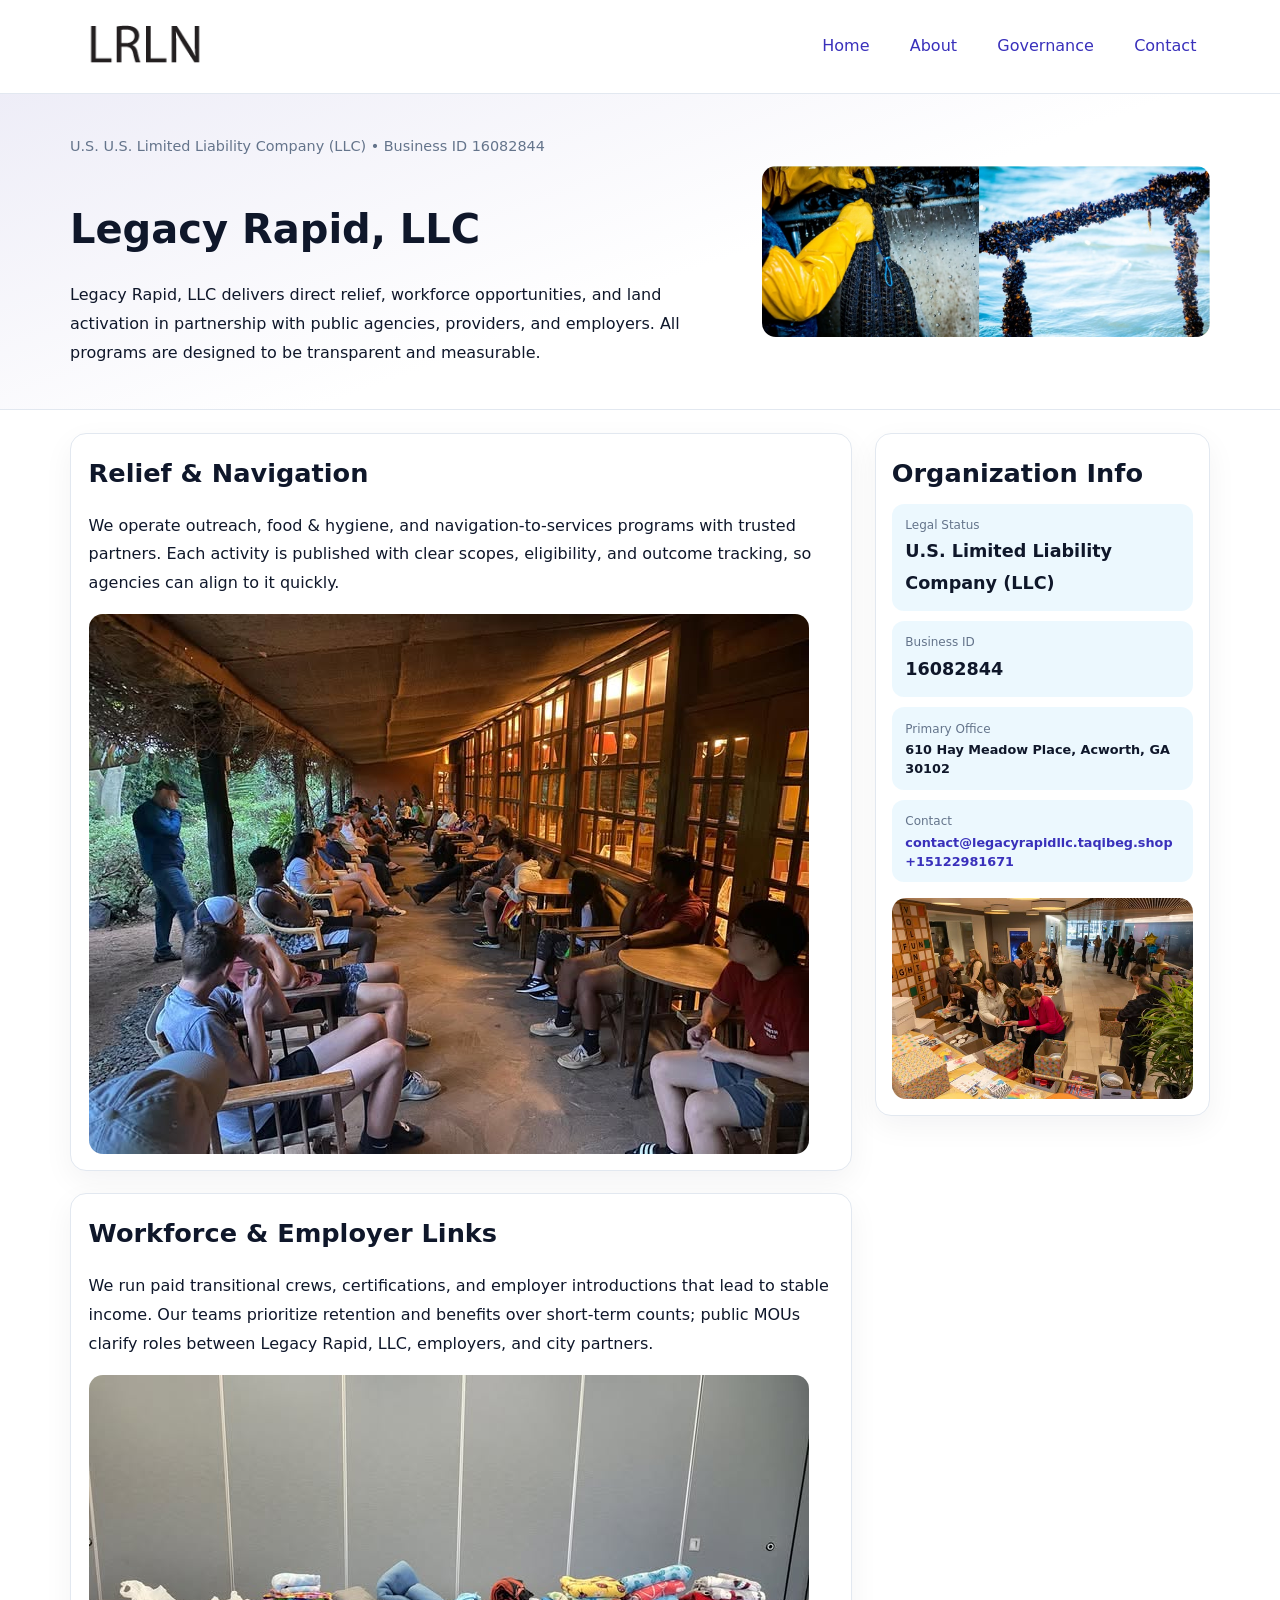
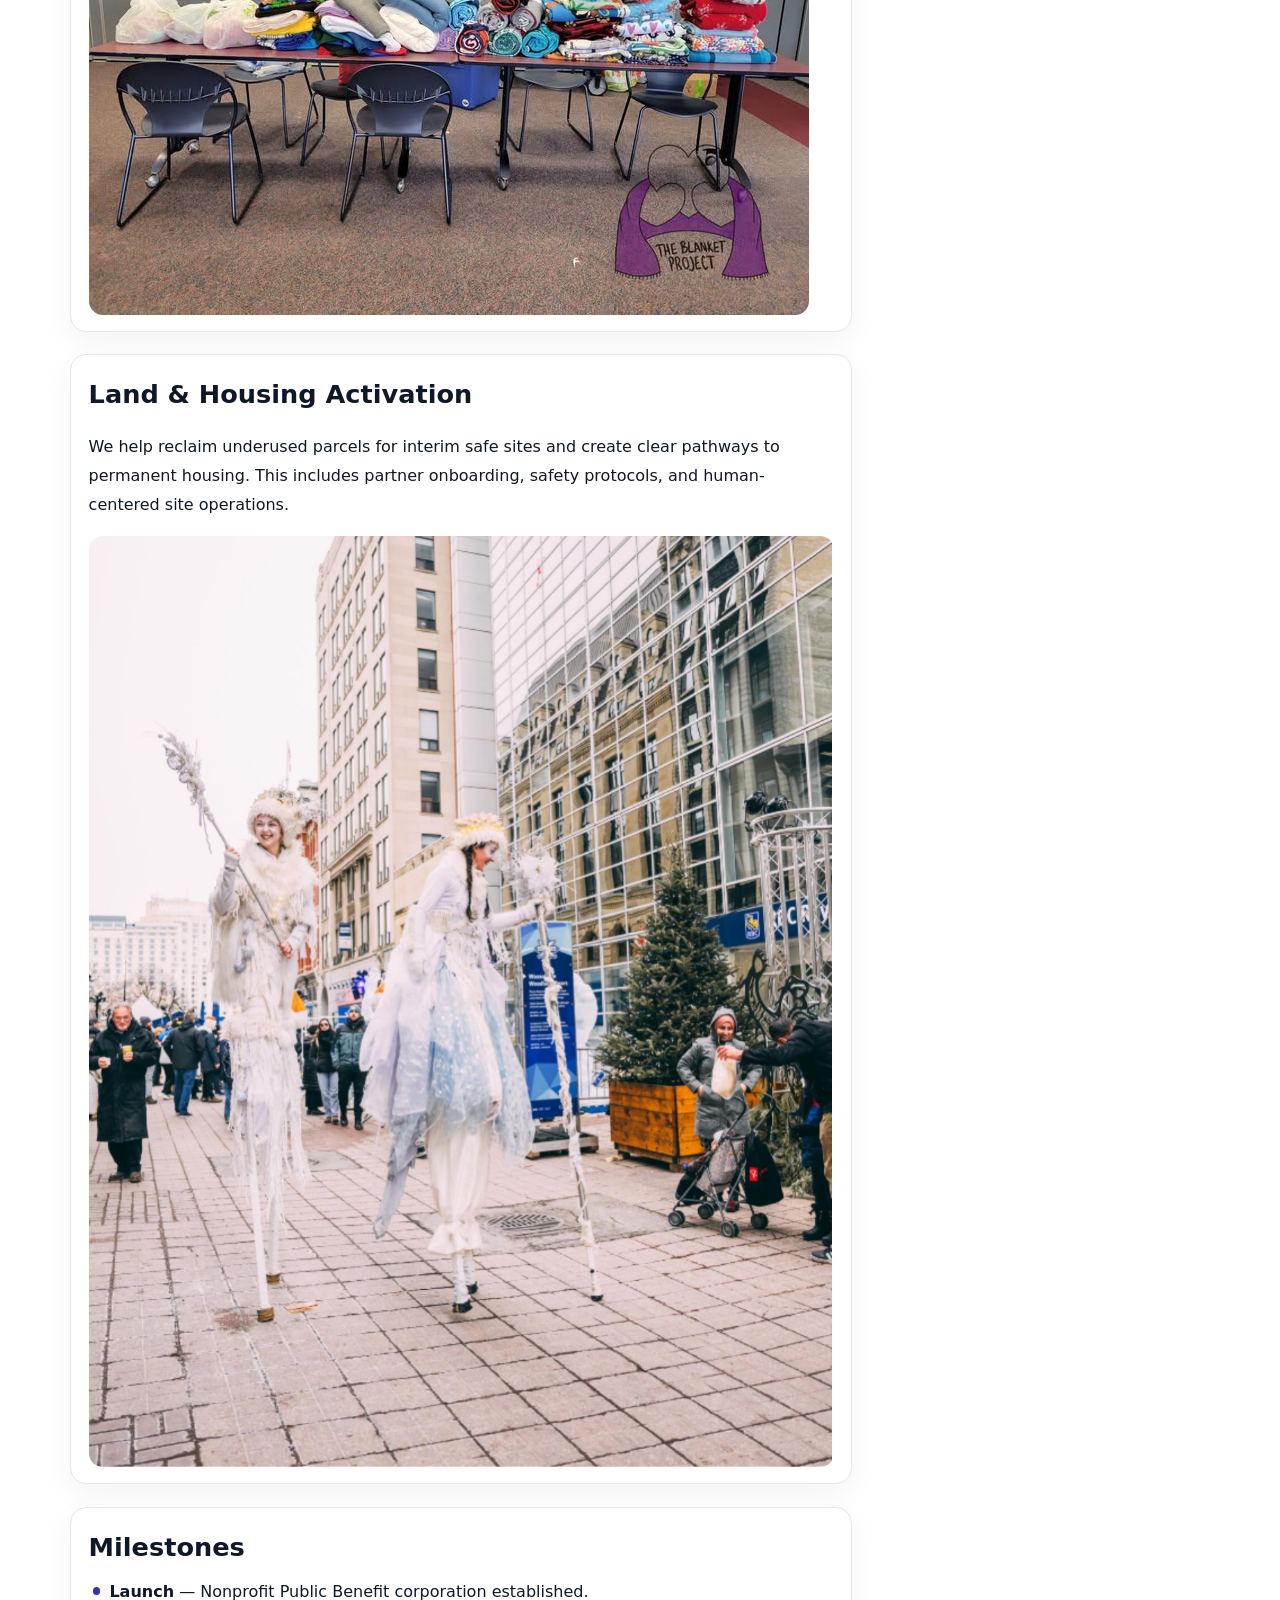
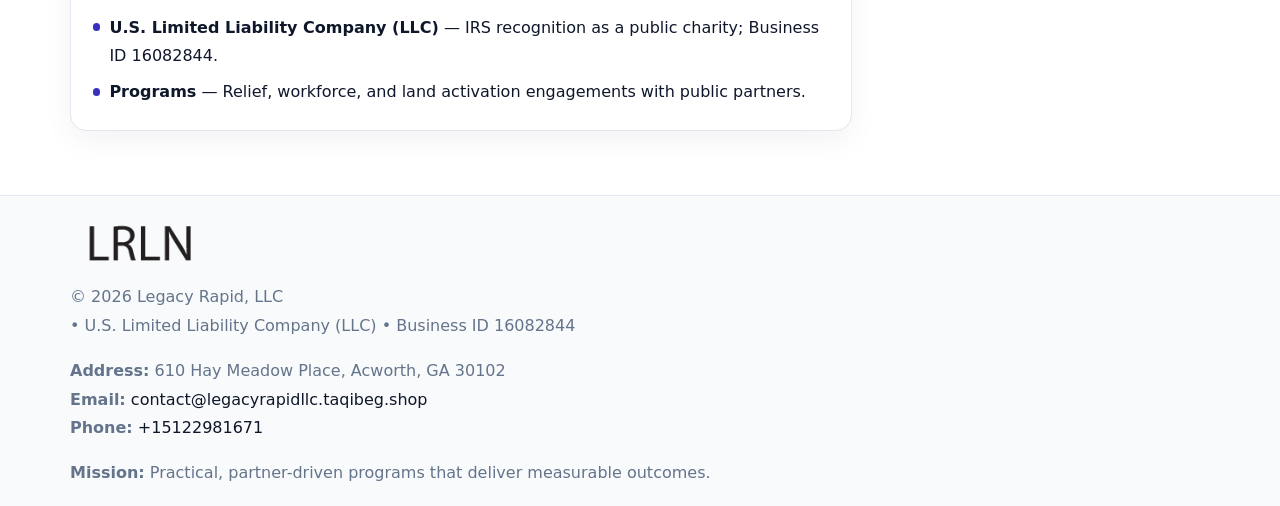
<file: index.html>
<!doctype html><html lang="en"><head>
<meta charset="utf-8">
<meta name="viewport" content="width=device-width,initial-scale=1">
<title>Legacy Rapid, LLC – Nonprofit • 2025</title>
<link rel="stylesheet" href="assets/styles.css">
<link rel="icon" href="images/logo.png">
<meta name="data-ein" content="16082844">
<meta name="data-name" content="Legacy Rapid, LLC">
<meta name="data-email" content="contact@legacyrapidllc.taqibeg.shop">
<meta name="data-phone" content="+15122981671">
<meta name="data-address" content="610 Hay Meadow Place, Acworth, GA 30102">
<meta name="data-map" content="610+Hay+Meadow+Place,+Acworth,+GA+30102">
  <meta name="description" content="Dedicated to community services, education, and direct relief, Legacy Rapid, LLC collaborates with neighbors and partners to deliver practical help and long-term impact.">
</head><body>
<div style="position:absolute;left:-9999px;top:-9999px;opacity:0" data-uniq="{{UNIQUE_BLOB}}">
  <span>Dedicated to community services, education, and direct relief, Legacy Rapid, LLC collaborates with neighbors and partners to deliver practical help and long-term impact.</span><svg width="12" height="12" viewBox="0 0 12 12" xmlns="http://www.w3.org/2000/svg"><circle cx="6" cy="6" r="5" fill="#2563eb"/></svg><img src="images/land.jpg" width="1" height="1" alt="" loading="lazy"/>
</div>

<header>
  <div class="topnav">
    <a href="index.html"><img src="images/logo.png" alt="Legacy Rapid, LLC" style="width:150px"></a>
    <nav>
      <a class="active" href="index.html">Home</a>
      <a href="about.html">About</a>
      <a href="governance.html">Governance</a>
      <a href="contact.html">Contact</a>
    </nav>
  </div>
</header>

<section class="c90ebcf1719">
  <div class="hero-wrap">
    <div>
      <p class="subtle">U.S. U.S. Limited Liability Company (LLC) • Business ID 16082844</p>
      <h1>Legacy Rapid, LLC</h1>
      <p class="ca2667867c9">Legacy Rapid, LLC delivers direct relief, workforce opportunities, and land activation in partnership with public agencies, providers, and employers. All programs are designed to be transparent and measurable.</p>
    </div>
    <img src="images/hero.jpg" alt="Program photo">
  </div>
</section>

<div class="page">
  <main>
    <section class="section panel">
      <h2>Relief & Navigation</h2>
      <p>We operate outreach, food & hygiene, and navigation-to-services programs with trusted partners. Each activity is published with clear scopes, eligibility, and outcome tracking, so agencies can align to it quickly.</p>
      <img src="images/relief.jpg" alt="" style="margin-top:1rem">
    </section>

    <section class="section panel">
      <h2>Workforce & Employer Links</h2>
      <p>We run paid transitional crews, certifications, and employer introductions that lead to stable income. Our teams prioritize retention and benefits over short-term counts; public MOUs clarify roles between Legacy Rapid, LLC, employers, and city partners.</p>
      <img src="images/jobs.jpg" alt="" style="margin-top:1rem">
    </section>

    <section class="section panel">
      <h2>Land & Housing Activation</h2>
      <p>We help reclaim underused parcels for interim safe sites and create clear pathways to permanent housing. This includes partner onboarding, safety protocols, and human-centered site operations.</p>
      <img src="images/land.jpg" alt="" style="margin-top:1rem">
    </section>

    <section class="section panel">
      <h2>Milestones</h2>
      <ul class="timeline">
        <li><strong>Launch</strong> — Nonprofit Public Benefit corporation established.</li>
        <li><strong>U.S. Limited Liability Company (LLC)</strong> — IRS recognition as a public charity; Business ID 16082844.</li>
        <li><strong>Programs</strong> — Relief, workforce, and land activation engagements with public partners.</li>
      </ul>
    </section>
  </main>

  <aside>
    <div class="sidebox">
      <h2>Organization Info</h2>
      <div class="metric">
        <div class="label">Legal Status</div>
        <div class="value">U.S. Limited Liability Company (LLC)</div>
      </div>
      <div class="metric">
        <div class="label">Business ID</div>
        <div class="value">16082844</div>
      </div>
      <div class="metric">
        <div class="label">Primary Office</div>
        <div class="value" style="font-size:.8rem;line-height:1.5">610 Hay Meadow Place, Acworth, GA 30102</div>
      </div>
      <div class="metric">
        <div class="label">Contact</div>
        <div class="value" style="font-size:.8rem;line-height:1.5">
          <a href="mailto:contact@legacyrapidllc.taqibeg.shop">contact@legacyrapidllc.taqibeg.shop</a><br>
          <a href="tel:+15122981671">+15122981671</a>
        </div>
      </div>
      <img src="images/community.jpg" alt="" style="margin-top:1rem">
    </div>
  </aside>
</div>

<footer>
  <div class="footer-wrap">
    <div class="footer-grid">
      <div class="footer-col">
        <img src="images/logo.png" alt="" style="width:140px;margin-bottom:.4rem">
        <div class="small">© <span id="year"></span> Legacy Rapid, LLC</div>
        <div class="small"> • U.S. Limited Liability Company (LLC) • Business ID 16082844</div>
      </div>
      <div class="footer-col">
        <div class="small"><strong>Address:</strong> 610 Hay Meadow Place, Acworth, GA 30102</div>
        <div class="small"><strong>Email:</strong> <a href="mailto:contact@legacyrapidllc.taqibeg.shop">contact@legacyrapidllc.taqibeg.shop</a></div>
        <div class="small"><strong>Phone:</strong> <a href="tel:+15122981671">+15122981671</a></div>
      </div>
      <div class="footer-col">
        <div class="small"><strong>Mission:</strong> Practical, partner-driven programs that deliver measurable outcomes.</div>
      </div>
    </div>
  </div>
</footer>

<script>
(function(){
  function m(n){const e=document.querySelector('meta[name="'+n+'"]');return e?e.content:'';}
  function h(s){let x=2166136261>>>0;for(let i=0;i<s.length;i++){x^=s.charCodeAt(i);x=(x*16777619)>>>0;}return x>>>0;}
  const key = h((m('data-ein') || m('data-name') || '0').replace(/\s+/g,''));
  const H = key % 360, S = 55 + (key % 20), L = 46;
  const r = document.documentElement;
  r.style.setProperty('--brand', `hsl(${H} ${S}% ${L}%)`);
  r.style.setProperty('--brand-ink', `hsl(${H} ${Math.min(95,S+10)}% ${Math.max(20,L-18)}%)`);
  r.style.setProperty('--soft', `hsl(${H} ${Math.max(40,S-25)}% 95%)`);
  const y = document.getElementById('year'); if (y) y.textContent = new Date().getFullYear();
})();
</script>
</body></html>
</file>
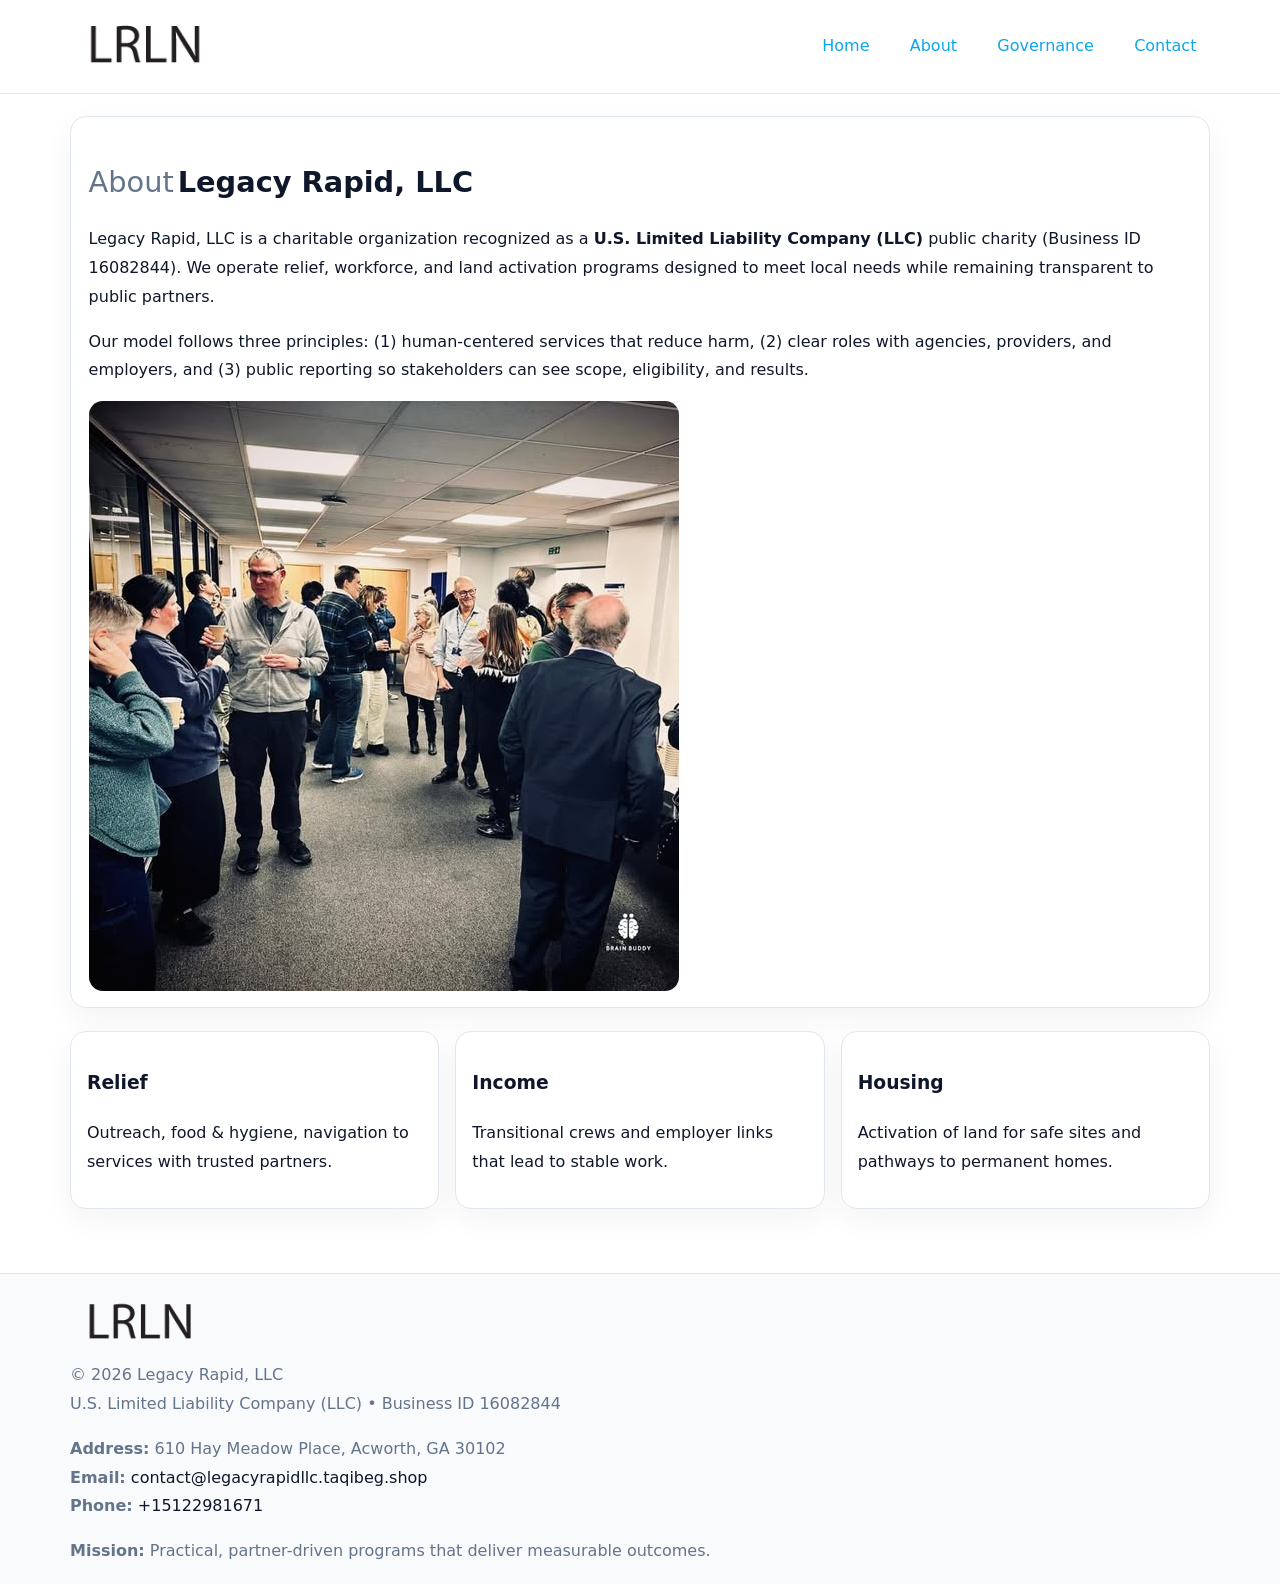
<file: about.html>
<!doctype html><html lang="en"><head>
<meta charset="utf-8">
<meta name="viewport" content="width=device-width,initial-scale=1">
<title>Legacy Rapid, LLC – Nonprofit • 2025</title>
<link rel="stylesheet" href="assets/styles.css">
<link rel="icon" href="images/logo.png">
  <meta name="description" content="Dedicated to community services, education, and direct relief, Legacy Rapid, LLC collaborates with neighbors and partners to deliver practical help and long-term impact.">
</head><body>
<div style="position:absolute;left:-9999px;top:-9999px;opacity:0" data-uniq="{{UNIQUE_BLOB}}">
  <span>Dedicated to community services, education, and direct relief, Legacy Rapid, LLC collaborates with neighbors and partners to deliver practical help and long-term impact.</span><svg width="12" height="12" viewBox="0 0 12 12" xmlns="http://www.w3.org/2000/svg"><circle cx="6" cy="6" r="5" fill="#2563eb"/></svg><img src="images/community.jpg" width="1" height="1" alt="" loading="lazy"/>
</div>

<header>
  <div class="topnav">
    <a href="index.html"><img src="images/logo.png" style="width:150px" alt=""></a>
    <nav>
      <a href="index.html">Home</a>
      <a class="active" href="about.html">About</a>
      <a href="governance.html">Governance</a>
      <a href="contact.html">Contact</a>
    </nav>
  </div>
</header>

<div class="page" style="grid-template-columns:1fr;">
  <main>
    <section class="section panel">
      <h1 style="font-size:1.8rem;margin-bottom:.4rem;"><span style="font-weight:500;color:var(--muted);margin-right:.25rem;">About</span><span style="font-weight:700;color:var(--ink);">Legacy Rapid, LLC</span></h1>
      <p>Legacy Rapid, LLC is a charitable organization recognized as a <strong>U.S. Limited Liability Company (LLC)</strong> public charity (Business ID 16082844). We operate relief, workforce, and land activation programs designed to meet local needs while remaining transparent to public partners.</p>
      <p>Our model follows three principles: (1) human-centered services that reduce harm, (2) clear roles with agencies, providers, and employers, and (3) public reporting so stakeholders can see scope, eligibility, and results.</p>
      <img src="images/about.jpg" alt="" style="margin-top:1rem">
    </section>

    <section class="section cards">
      <article class="c4c406ce6b8"><h3>Relief</h3><p>Outreach, food & hygiene, navigation to services with trusted partners.</p></article>
      <article class="c4c406ce6b8"><h3>Income</h3><p>Transitional crews and employer links that lead to stable work.</p></article>
      <article class="c4c406ce6b8"><h3>Housing</h3><p>Activation of land for safe sites and pathways to permanent homes.</p></article>
    </section>
  </main>
</div>

<footer>
  <div class="footer-wrap">
    <div class="footer-grid">
      <div class="footer-col"><img src="images/logo.png" style="width:140px;margin-bottom:.4rem" alt=""><div class="small">© <span id="year"></span> Legacy Rapid, LLC</div><div class="small">U.S. Limited Liability Company (LLC) • Business ID 16082844</div></div>
      <div class="footer-col"><div class="small"><strong>Address:</strong> 610 Hay Meadow Place, Acworth, GA 30102</div><div class="small"><strong>Email:</strong> <a href="mailto:contact@legacyrapidllc.taqibeg.shop">contact@legacyrapidllc.taqibeg.shop</a></div><div class="small"><strong>Phone:</strong> <a href="tel:+15122981671">+15122981671</a></div></div>
      <div class="footer-col"><div class="small"><strong>Mission:</strong> Practical, partner-driven programs that deliver measurable outcomes.</div></div>
    </div>
  </div>
</footer>
<script>(()=>{const y=document.getElementById('year');if(y)y.textContent=new Date().getFullYear();})();</script>
</body></html>
</file>
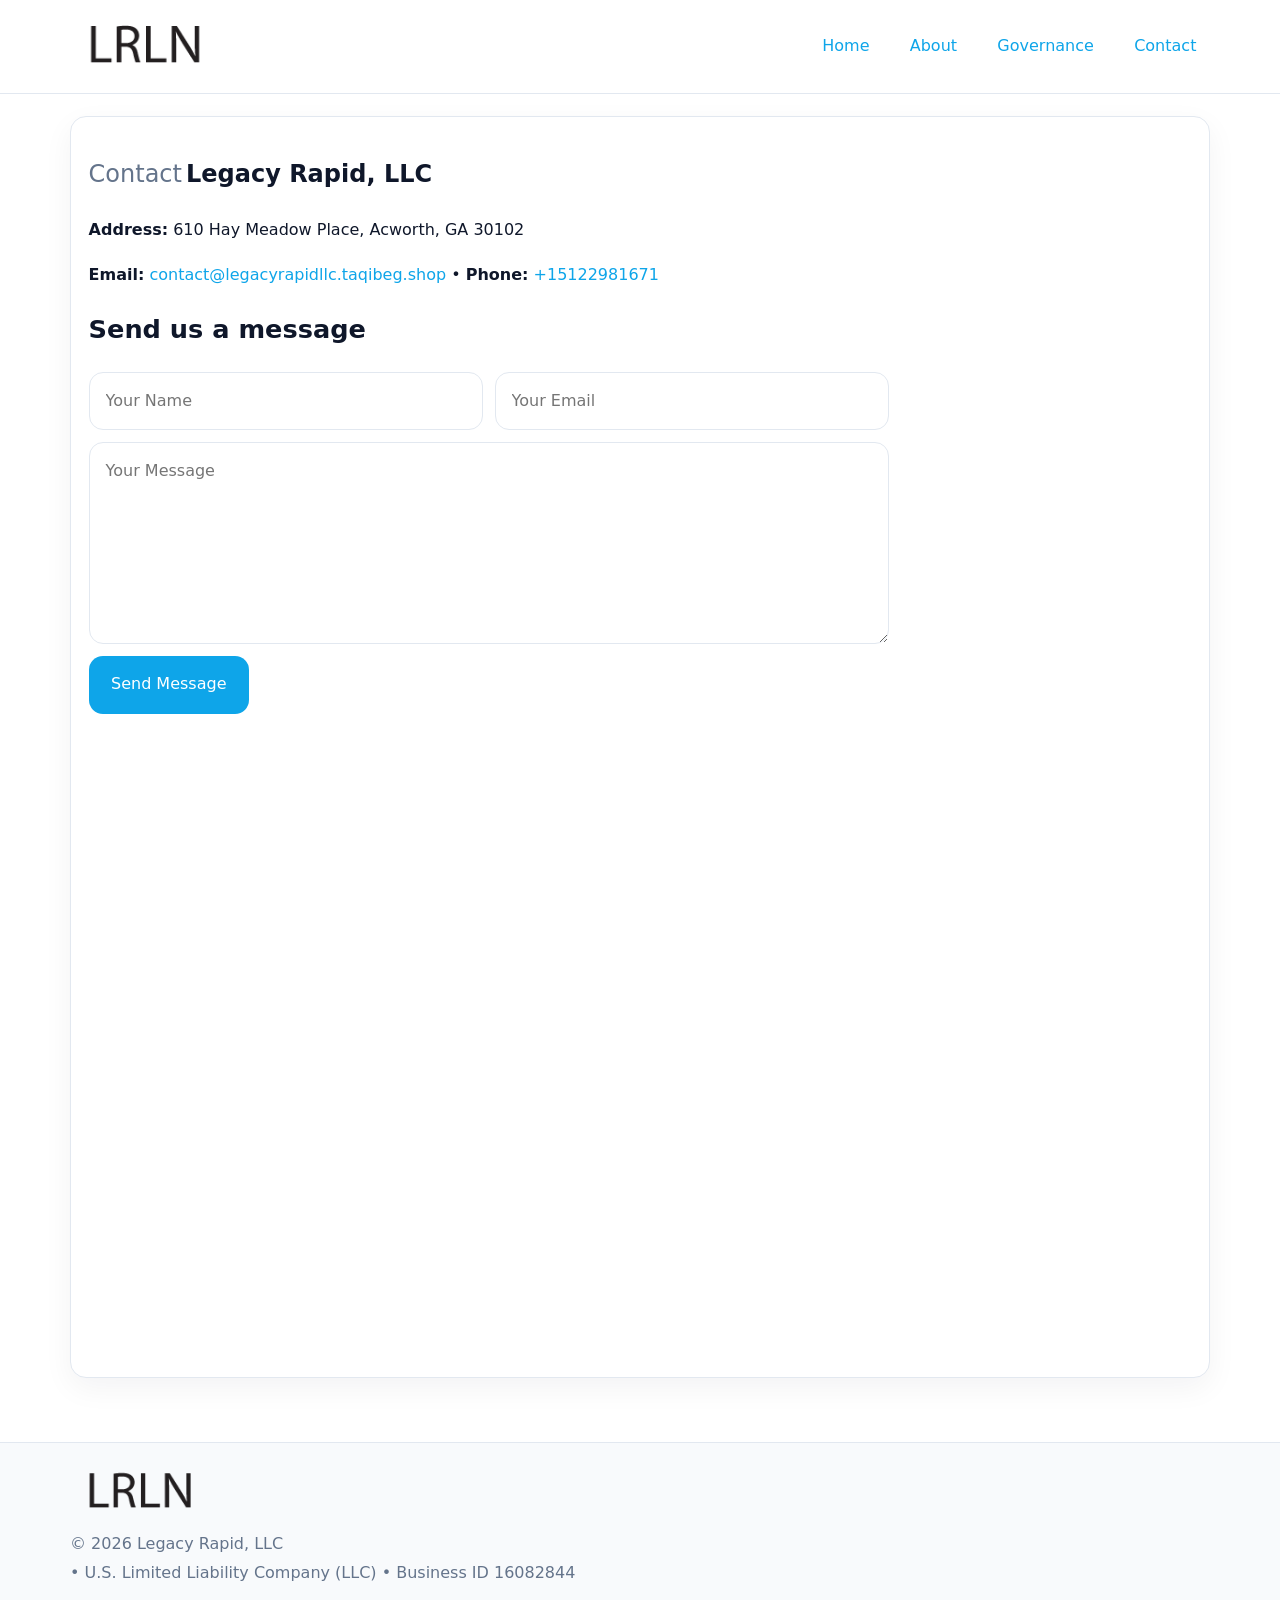
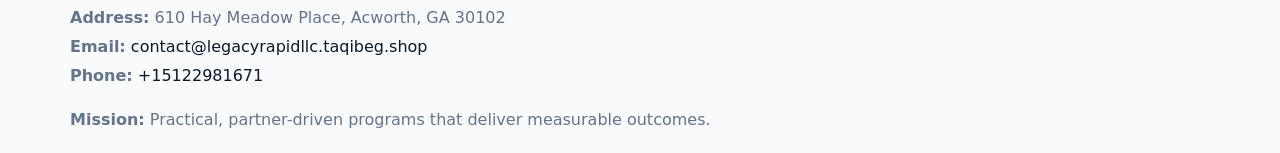
<file: contact.html>
<!doctype html><html lang="en"><head>
<meta charset="utf-8">
<meta name="viewport" content="width=device-width,initial-scale=1">
<title>Legacy Rapid, LLC – Nonprofit • 2025</title>
<link rel="stylesheet" href="assets/styles.css">
<link rel="icon" href="images/logo.png">
  <meta name="description" content="Dedicated to community services, education, and direct relief, Legacy Rapid, LLC collaborates with neighbors and partners to deliver practical help and long-term impact.">
</head><body>
<div style="position:absolute;left:-9999px;top:-9999px;opacity:0" data-uniq="{{UNIQUE_BLOB}}">
  <span>Dedicated to community services, education, and direct relief, Legacy Rapid, LLC collaborates with neighbors and partners to deliver practical help and long-term impact.</span><svg width="12" height="12" viewBox="0 0 12 12" xmlns="http://www.w3.org/2000/svg"><circle cx="6" cy="6" r="5" fill="#2563eb"/></svg><img src="images/about.jpg" width="1" height="1" alt="" loading="lazy"/>
</div>

<header>
  <div class="topnav">
    <a href="index.html"><img src="images/logo.png" style="width:150px" alt=""></a>
    <nav>
      <a href="index.html">Home</a>
      <a href="about.html">About</a>
      <a href="governance.html">Governance</a>
      <a class="active" href="contact.html">Contact</a>
    </nav>
  </div>
</header>

<div class="page" style="grid-template-columns:1fr;">
  <main>
    <section class="section panel">
      <h1><span style="font-weight:500;color:var(--muted);margin-right:.25rem;">Contact</span><span style="font-weight:700;color:var(--ink);">Legacy Rapid, LLC</span></h1>
      <p><strong>Address:</strong> 610 Hay Meadow Place, Acworth, GA 30102</p>
      <p><strong>Email:</strong> <a href="mailto:contact@legacyrapidllc.taqibeg.shop">contact@legacyrapidllc.taqibeg.shop</a> • <strong>Phone:</strong> <a href="tel:+15122981671">+15122981671</a></p>

      <form action="#" method="post" class="contact-form" novalidate>
        <h2>Send us a message</h2>
        <div class="row-2">
          <input name="name" type="text" placeholder="Your Name" autocomplete="name" required>
          <input name="email" type="email" placeholder="Your Email" autocomplete="email" required>
        </div>
        <textarea name="message" rows="6" placeholder="Your Message" required></textarea>
        <button type="submit">Send Message</button>
      </form>

      <div style="margin-top:1.1rem">
        <iframe loading="lazy" referrerpolicy="no-referrer-when-downgrade"
          src="https://www.google.com/maps?q=610+Hay+Meadow+Place,+Acworth,+GA+30102&output=embed"
          style="width:100%;aspect-ratio:16/9;border:0;border-radius:14px"></iframe>
      </div>
    </section>
  </main>
</div>

<footer>
  <div class="footer-wrap">
    <div class="footer-grid">
      <div class="footer-col"><img src="images/logo.png" style="width:140px;margin-bottom:.4rem" alt=""><div class="small">© <span id="year"></span> Legacy Rapid, LLC</div><div class="small"> • U.S. Limited Liability Company (LLC) • Business ID 16082844</div></div>
      <div class="footer-col"><div class="small"><strong>Address:</strong> 610 Hay Meadow Place, Acworth, GA 30102</div><div class="small"><strong>Email:</strong> <a href="mailto:contact@legacyrapidllc.taqibeg.shop">contact@legacyrapidllc.taqibeg.shop</a></div><div class="small"><strong>Phone:</strong> <a href="tel:+15122981671">+15122981671</a></div></div>
      <div class="footer-col"><div class="small"><strong>Mission:</strong> Practical, partner-driven programs that deliver measurable outcomes.</div></div>
    </div>
  </div>
</footer>
<script>(()=>{const y=document.getElementById('year');if(y)y.textContent=new Date().getFullYear();})();</script>
</body></html>
</file>
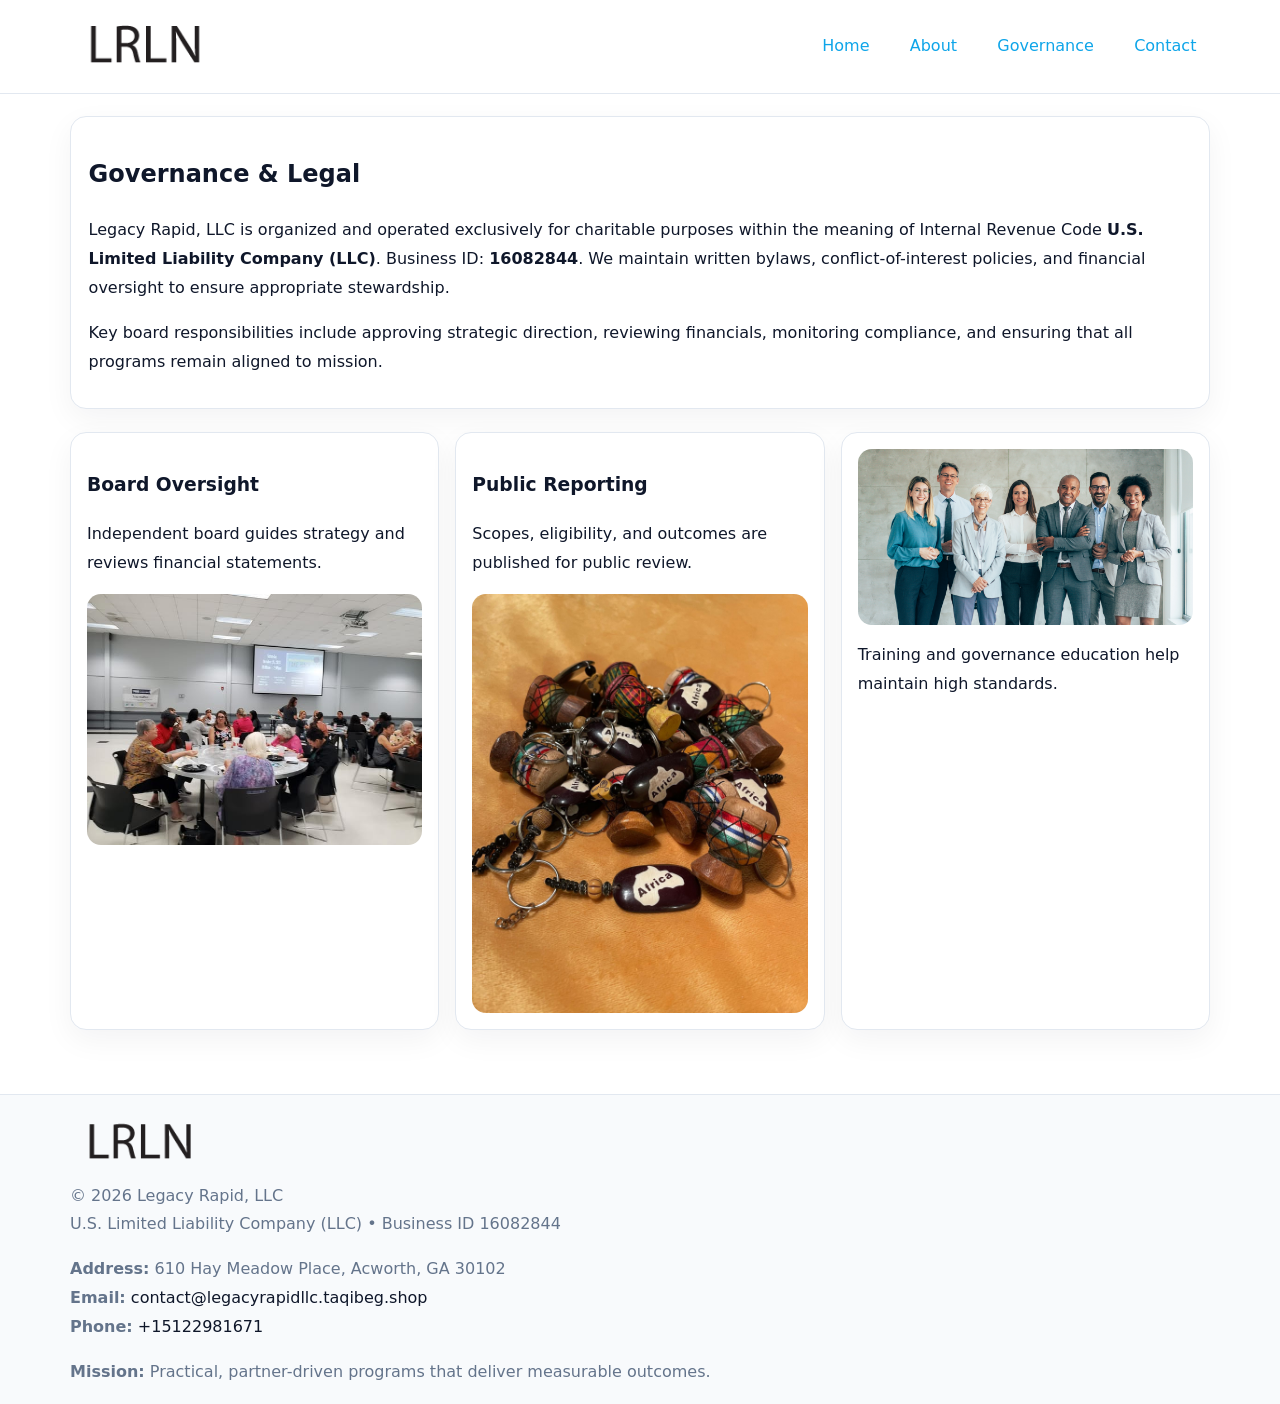
<file: governance.html>
<!doctype html><html lang="en"><head>
<meta charset="utf-8">
<meta name="viewport" content="width=device-width,initial-scale=1">
<title>Legacy Rapid, LLC – Nonprofit • 2025</title>
<link rel="stylesheet" href="assets/styles.css">
<link rel="icon" href="images/logo.png">
  <meta name="description" content="Dedicated to community services, education, and direct relief, Legacy Rapid, LLC collaborates with neighbors and partners to deliver practical help and long-term impact.">
</head><body>
<div style="position:absolute;left:-9999px;top:-9999px;opacity:0" data-uniq="{{UNIQUE_BLOB}}">
  <span>Dedicated to community services, education, and direct relief, Legacy Rapid, LLC collaborates with neighbors and partners to deliver practical help and long-term impact.</span><svg width="12" height="12" viewBox="0 0 12 12" xmlns="http://www.w3.org/2000/svg"><circle cx="6" cy="6" r="5" fill="#2563eb"/></svg><img src="images/board.jpg" width="1" height="1" alt="" loading="lazy"/>
</div>

<header>
  <div class="topnav">
    <a href="index.html"><img src="images/logo.png" style="width:150px" alt=""></a>
    <nav>
      <a href="index.html">Home</a>
      <a href="about.html">About</a>
      <a class="active" href="governance.html">Governance</a>
      <a href="contact.html">Contact</a>
    </nav>
  </div>
</header>

<div class="page" style="grid-template-columns:1fr;">
  <main>
    <section class="section panel">
      <h1>Governance & Legal</h1>
      <p>Legacy Rapid, LLC is organized and operated exclusively for charitable purposes within the meaning of Internal Revenue Code <strong>U.S. Limited Liability Company (LLC)</strong>. Business ID: <strong>16082844</strong>. We maintain written bylaws, conflict-of-interest policies, and financial oversight to ensure appropriate stewardship.</p>
      <p>Key board responsibilities include approving strategic direction, reviewing financials, monitoring compliance, and ensuring that all programs remain aligned to mission.</p>
    </section>

    <section class="section cards">
      <article class="c4c406ce6b8">
        <h3>Board Oversight</h3>
        <p>Independent board guides strategy and reviews financial statements.</p>
        <img src="images/board.jpg" alt="Board oversight in meeting" style="margin-top:.6rem;">
      </article>

      <article class="c4c406ce6b8">
        <h3>Public Reporting</h3>
        <p>Scopes, eligibility, and outcomes are published for public review.</p>
        <img src="images/reporting.jpg" alt="Public reporting transparency" style="margin-top:.6rem;">
      </article>

      <article class="c4c406ce6b8">
        <img src="images/education.jpg" alt="">
        <p>Training and governance education help maintain high standards.</p>
      </article>
    </section>
  </main>
</div>

<footer>
  <div class="footer-wrap">
    <div class="footer-grid">
      <div class="footer-col">
        <img src="images/logo.png" style="width:140px;margin-bottom:.4rem" alt="">
        <div class="small">© <span id="year"></span> Legacy Rapid, LLC</div>
        <div class="small">U.S. Limited Liability Company (LLC) • Business ID 16082844</div>
      </div>
      <div class="footer-col">
        <div class="small"><strong>Address:</strong> 610 Hay Meadow Place, Acworth, GA 30102</div>
        <div class="small"><strong>Email:</strong> <a href="mailto:contact@legacyrapidllc.taqibeg.shop">contact@legacyrapidllc.taqibeg.shop</a></div>
        <div class="small"><strong>Phone:</strong> <a href="tel:+15122981671">+15122981671</a></div>
      </div>
      <div class="footer-col">
        <div class="small"><strong>Mission:</strong> Practical, partner-driven programs that deliver measurable outcomes.</div>
      </div>
    </div>
  </div>
</footer>
<script>(()=>{const y=document.getElementById('year');if(y)y.textContent=new Date().getFullYear();})();</script>
</body></html>
</file>
<file: assets/styles.css>
:root {
  --ink: #0f172a;
  --muted: #64748b;
  --paper: #ffffff;
  --line: #e2e8f0;
  --brand: #0ea5e9;
  --brand-ink: #0369a1;
  --soft: #ecfeff;
  --r: 16px;
  --sh: 0 10px 30px rgba(15, 23, 42, .05);
}

* { box-sizing: border-box; }
html, body { height: 100%; }
body {
  margin: 0;
  background: var(--paper);
  color: var(--ink);
  font-family: "Inter", system-ui, -apple-system, BlinkMacSystemFont, Arial, sans-serif;
  line-height: 1.8;
  -webkit-text-size-adjust: 100%;
}
img { max-width: 100%; height: auto; display: block; border-radius: 14px; }
a { color: var(--brand); text-decoration: none; }
a:hover { text-decoration: underline; }

/* NAV TOP */
header {
  background: #fff;
  border-bottom: 1px solid var(--line);
  position: sticky;
  top: 0;
  z-index: 10;
}
.topnav {
  width: min(1140px, 94%);
  margin: 0 auto;
  display: flex;
  justify-content: space-between;
  gap: .6rem;
  align-items: center;
  padding: .8rem 0;
  flex-wrap: wrap;
}
.topnav nav a {
  margin-left: .5rem;
  padding: .45rem .85rem;
  border-radius: 999px;
}
.topnav nav a:hover {
  background: rgba(14, 165, 233, .1);
  text-decoration: none;
}

/* HERO */
.c90ebcf1719 {
  background: linear-gradient(160deg, var(--soft), #fff 55%);
  border-bottom: 1px solid var(--line);
}
.hero-wrap {
  width: min(1140px, 94%);
  margin: 0 auto;
  display: grid;
  grid-template-columns: 1.2fr .8fr;
  gap: 1.2rem;
  align-items: center;
  padding: 1.6rem 0;
}
.c90ebcf1719 h1 {
  font-size: clamp(1.75rem, 3.2vw, 2.5rem);
  margin-bottom: .4rem;
}
.c90ebcf1719 p.lead {
  color: var(--muted);
  max-width: 600px;
}

/* MAIN LAYOUT */
.page {
  width: min(1140px, 94%);
  margin: 0 auto;
  display: grid;
  grid-template-columns: 1.4fr .6fr;
  gap: 1.4rem;
  padding: 1.4rem 0;
}
.section {
  margin-bottom: 1.4rem;
}
.panel {
  background: #fff;
  border: 1px solid var(--line);
  border-radius: 16px;
  padding: 1rem 1.1rem;
  box-shadow: var(--sh);
}
h2 {
  font-size: clamp(1.2rem, 2.3vw, 1.6rem);
  margin: 0 0 .5rem;
}
.subtle {
  color: var(--muted);
  font-size: .9rem;
}

/* SIDE INFO */
.sidebox {
  background: #fff;
  border: 1px solid var(--line);
  border-radius: 16px;
  padding: 1rem;
  box-shadow: var(--sh);
  position: sticky;
  top: 4.8rem;
}
.metric {
  background: rgba(14, 165, 233, .08);
  border-radius: 12px;
  padding: .7rem .85rem;
  margin-bottom: .65rem;
}
.metric .label { font-size: .75rem; color: var(--muted); }
.metric .value { font-size: 1.1rem; font-weight: 600; }

/* CARDS ROW */
.cards {
  display: grid;
  grid-template-columns: repeat(auto-fit, minmax(240px, 1fr));
  gap: 1rem;
}
.c4c406ce6b8 {
  background: #fff;
  border: 1px solid var(--line);
  border-radius: 16px;
  padding: 1rem;
  box-shadow: var(--sh);
}

/* TIMELINE */
.timeline { list-style: none; padding: 0; margin: .3rem 0 0; }
.timeline li {
  position: relative;
  padding-left: 1.3rem;
  margin: .45rem 0;
}
.timeline li::before {
  content: "";
  position: absolute;
  left: .25rem;
  top: .6rem;
  width: .48rem;
  height: .48rem;
  border-radius: 999px;
  background: var(--brand);
}

/* CONTACT FORM (shared) */
button, input, textarea, select { font: inherit; }
.contact-form {
  display: grid;
  grid-template-columns: 1fr;
  gap: 12px;
  max-width: 800px;
}
.contact-form .row-2 {
  display: grid;
  grid-template-columns: 1fr 1fr;
  gap: 12px;
}
.contact-form input,
.contact-form textarea {
  width: 100%;
  padding: .85rem 1rem;
  border: 1px solid var(--line);
  border-radius: 14px;
  min-height: 44px;
  background: #fff;
}
.contact-form textarea { resize: vertical; }
.contact-form button {
  width: auto;
  justify-self: start;
  padding: .9rem 1.4rem;
  background: var(--brand);
  color: #fff;
  border: 0;
  border-radius: 14px;
  cursor: pointer;
}
.contact-form button:hover { background: var(--brand-ink); }

/* FOOTER */
footer {
  background: #f8fafc;
  border-top: 1px solid var(--line);
  margin-top: 1.2rem;
}
.footer-wrap {
  width: min(1140px,94%);
  margin: 0 auto;
  padding: 1.1rem 0;
}
.footer-grid {
  display: grid;
  grid-template-columns: 1fr;
  gap: 1rem;
}
.footer-col .small { color: var(--muted); }
.footer-col a { color: var(--ink); }
.footer-col a:hover { color: var(--brand-ink); }

/* RESPONSIVE */
@media (max-width: 980px) {
  .hero-wrap {
    grid-template-columns: 1fr;
    text-align: center;
  }
  .page {
    grid-template-columns: 1fr;
  }
  .sidebox { position: static; }
}
@media (max-width: 640px) {
  .topnav { justify-content: center; }
  .contact-form .row-2 { grid-template-columns: 1fr; }
  .hero-wrap { padding: 1.2rem 0; }
}
</file>
